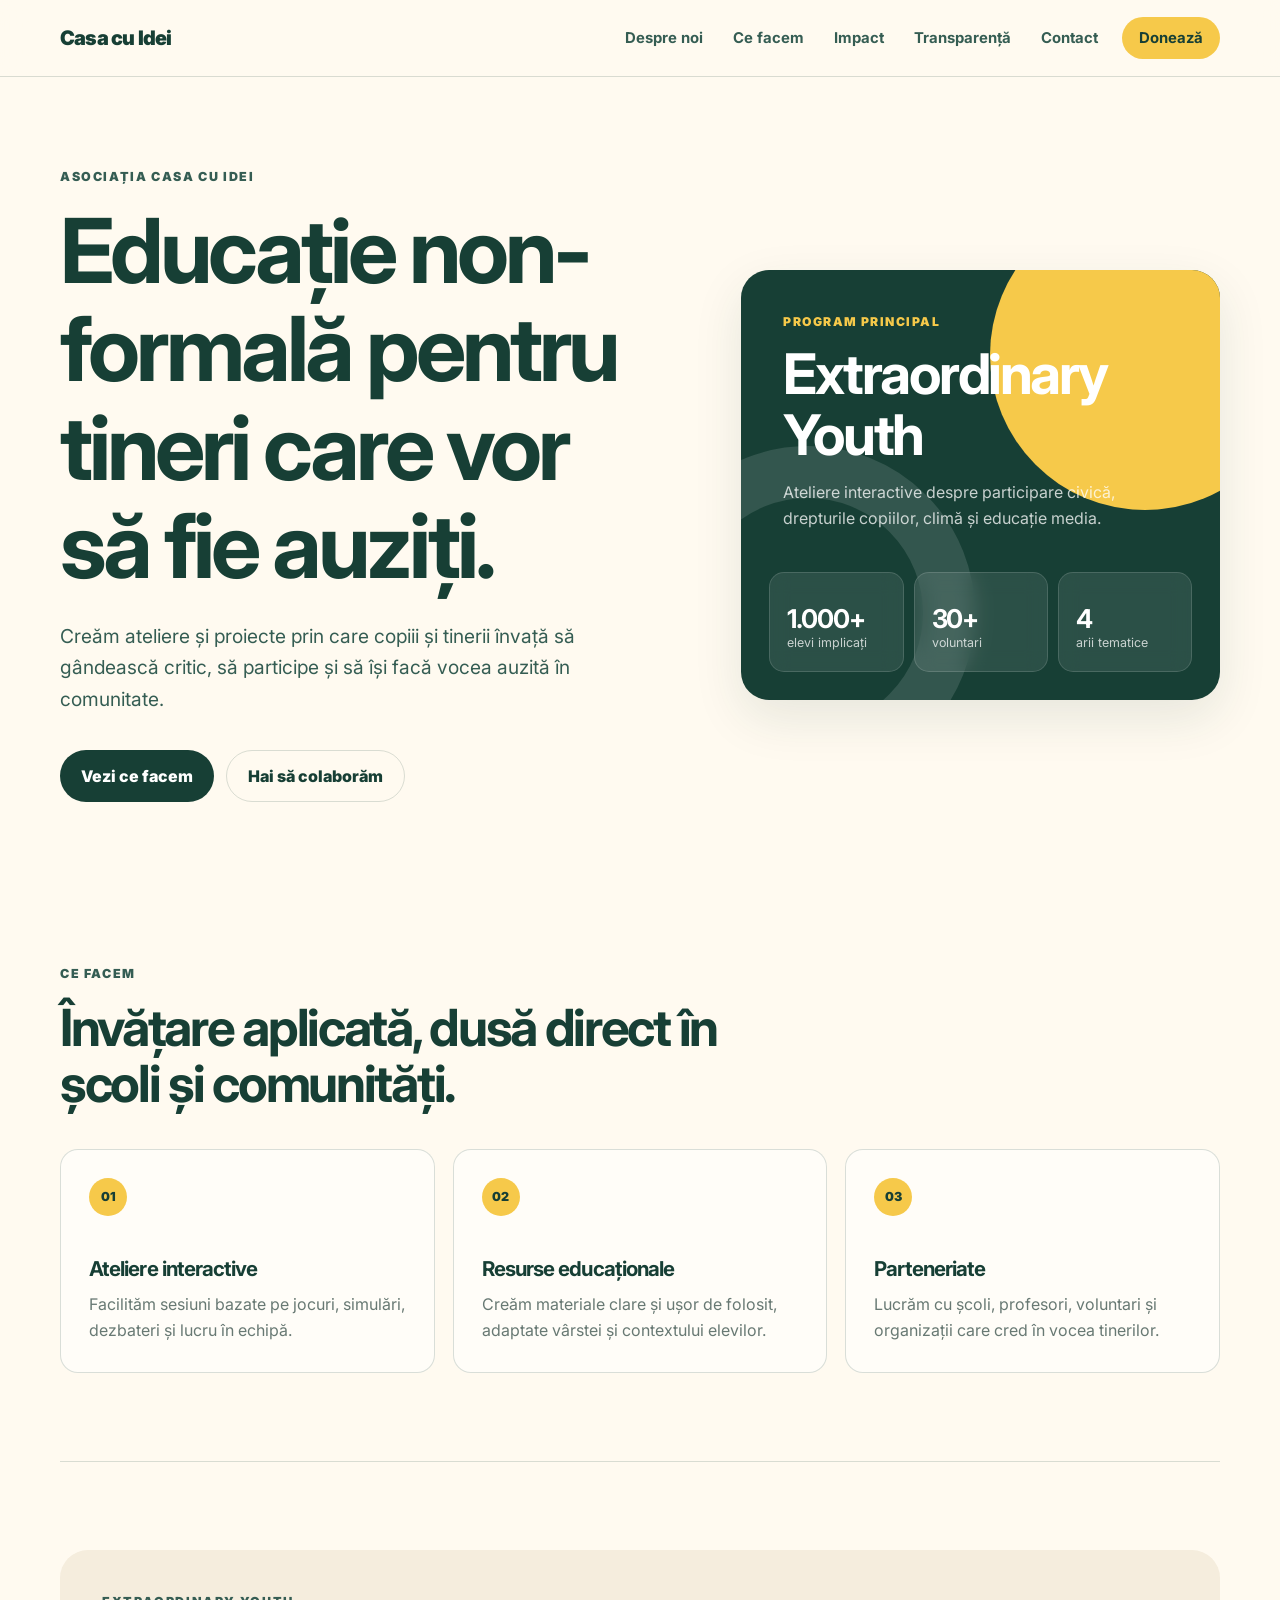
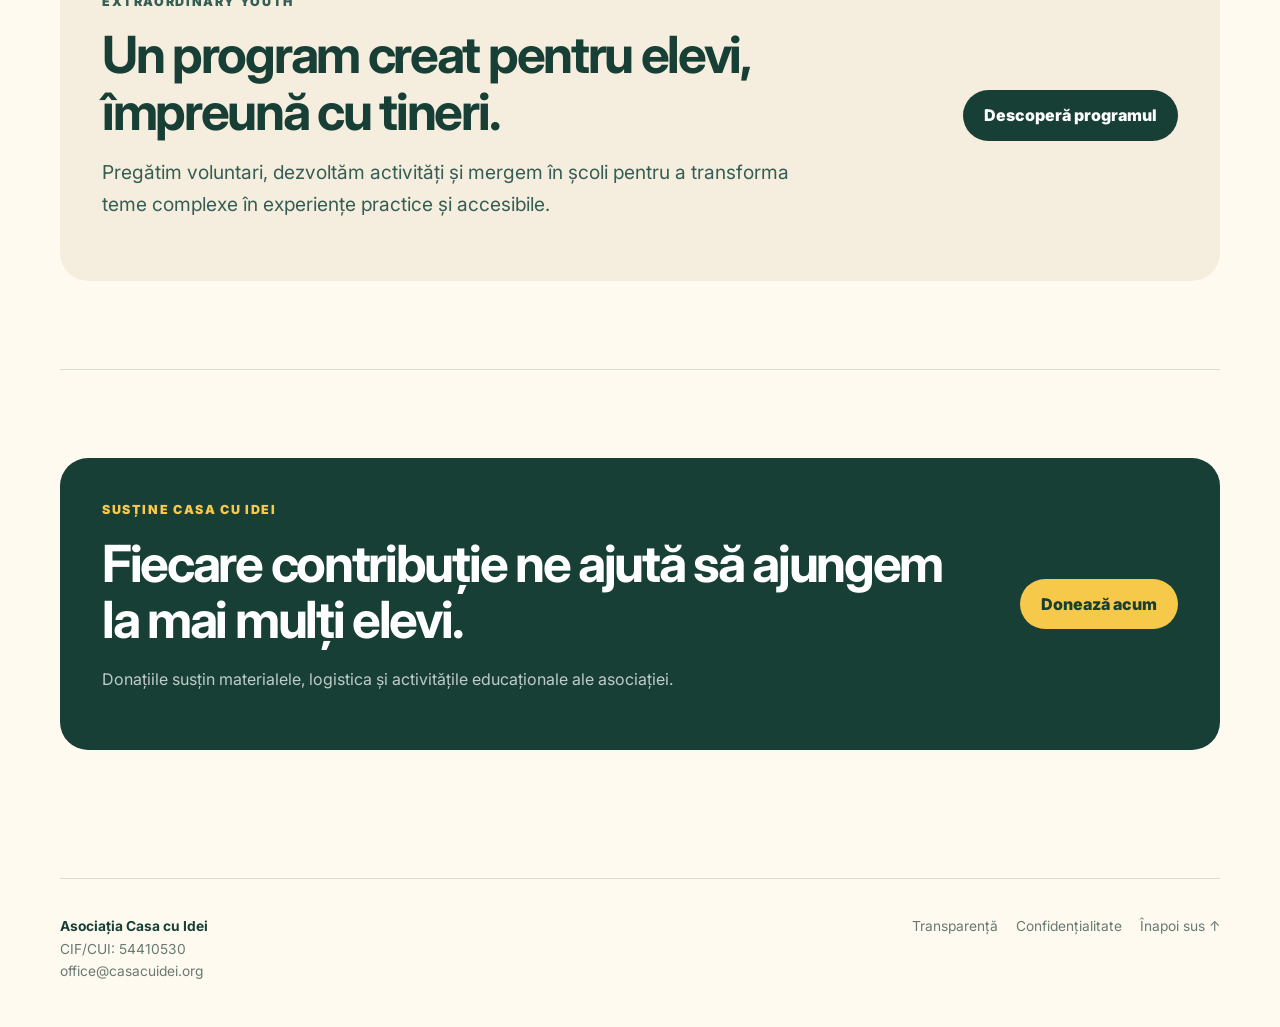
<file: index.html>
<!DOCTYPE html>
<html lang="ro">
<head>
  <meta charset="UTF-8" />
  <meta name="viewport" content="width=device-width, initial-scale=1.0" />
  <meta name="description" content="Asociația Casa cu Idei aduce educația non-formală mai aproape de copii și tineri prin ateliere despre participare civică, drepturi, climă și educație media." />
  <meta name="theme-color" content="#173f35" />
  <meta property="og:type" content="website" />
  <meta property="og:locale" content="ro_RO" />
  <meta property="og:title" content="Asociația Casa cu Idei" />
  <meta property="og:description" content="Educație non-formală pentru tineri care vor să fie auziți." />
  <meta property="og:url" content="https://casacuidei.org/" />
  <meta property="og:image" content="https://casacuidei.org/social-preview.png" />
  <meta name="twitter:card" content="summary_large_image" />
  <title>Asociația Casa cu Idei</title>
  <link rel="icon" href="favicon.svg" type="image/svg+xml" />
  <link rel="preconnect" href="https://fonts.googleapis.com" />
  <link rel="preconnect" href="https://fonts.gstatic.com" crossorigin />
  <link href="https://fonts.googleapis.com/css2?family=Inter:wght@400;500;600;700;800;900&display=swap" rel="stylesheet" />
  <link rel="stylesheet" href="style.css" />
  <script src="script.js" defer></script>
</head>
<body>
  <header class="site-header">
    <nav class="navbar" aria-label="Navigare principală">
      <a class="brand" href="index.html" aria-label="Casa cu Idei - prima pagină"><span>Casa cu Idei</span></a>
      <button class="menu-toggle" type="button" aria-label="Deschide meniul" aria-controls="main-menu" aria-expanded="false"><span></span></button>
      <div class="nav-links" id="main-menu">
        <a href="despre-noi.html">Despre noi</a>
        <a href="ce-facem.html">Ce facem</a>
        <a href="impact.html">Impact</a>
        <a href="transparenta.html">Transparență</a>
        <a href="contact.html">Contact</a>
        <a class="donate-nav" href="https://donate.stripe.com/aFa5kCbCO9TQ0difOL2Fa00" target="_blank" rel="noopener noreferrer">Donează</a>
      </div>
    </nav>
  </header>

  <main>
    <section class="hero" id="top">
      <div>
        <p class="eyebrow">Asociația Casa cu Idei</p>
        <h1>Educație non-formală pentru tineri care vor să fie auziți.</h1>
        <p class="hero-text">Creăm ateliere și proiecte prin care copiii și tinerii învață să gândească critic, să participe și să își facă vocea auzită în comunitate.</p>
        <div class="hero-actions">
          <a class="button primary" href="ce-facem.html">Vezi ce facem</a>
          <a class="button ghost" href="contact.html">Hai să colaborăm</a>
        </div>
      </div>

      <aside class="hero-visual" aria-label="Extraordinary Youth, programul principal Casa cu Idei">
        <div class="visual-copy">
          <span class="label">Program principal</span>
          <h2>Extraordinary Youth</h2>
          <p>Ateliere interactive despre participare civică, drepturile copiilor, climă și educație media.</p>
        </div>
        <div class="visual-stats">
          <div class="visual-stat"><strong>1.000+</strong> elevi implicați</div>
          <div class="visual-stat"><strong>30+</strong> voluntari</div>
          <div class="visual-stat"><strong>4</strong> arii tematice</div>
        </div>
      </aside>
    </section>

    <section class="section">
      <div class="section-heading">
        <p class="section-kicker">Ce facem</p>
        <h2>Învățare aplicată, dusă direct în școli și comunități.</h2>
      </div>
      <div class="cards-grid three">
        <article class="info-card">
          <span class="number">01</span>
          <h3>Ateliere interactive</h3>
          <p>Facilităm sesiuni bazate pe jocuri, simulări, dezbateri și lucru în echipă.</p>
        </article>
        <article class="info-card">
          <span class="number">02</span>
          <h3>Resurse educaționale</h3>
          <p>Creăm materiale clare și ușor de folosit, adaptate vârstei și contextului elevilor.</p>
        </article>
        <article class="info-card">
          <span class="number">03</span>
          <h3>Parteneriate</h3>
          <p>Lucrăm cu școli, profesori, voluntari și organizații care cred în vocea tinerilor.</p>
        </article>
      </div>
    </section>

    <section class="section">
      <div class="project-strip">
        <div>
          <p class="section-kicker">Extraordinary Youth</p>
          <h2>Un program creat pentru elevi, împreună cu tineri.</h2>
          <p class="lead">Pregătim voluntari, dezvoltăm activități și mergem în școli pentru a transforma teme complexe în experiențe practice și accesibile.</p>
        </div>
        <a class="button primary" href="ce-facem.html">Descoperă programul</a>
      </div>
    </section>

    <section class="section">
      <div class="donation-strip">
        <div>
          <p class="section-kicker">Susține Casa cu Idei</p>
          <h2>Fiecare contribuție ne ajută să ajungem la mai mulți elevi.</h2>
          <p>Donațiile susțin materialele, logistica și activitățile educaționale ale asociației.</p>
        </div>
        <a class="button accent" href="https://donate.stripe.com/aFa5kCbCO9TQ0difOL2Fa00" target="_blank" rel="noopener noreferrer">Donează acum</a>
      </div>
    </section>
  </main>

  <footer class="footer">
    <div><strong>Asociația Casa cu Idei</strong><br />CIF/CUI: 54410530<br /><a href="mailto:office@casacuidei.org">office@casacuidei.org</a></div>
    <div class="footer-links"><a href="transparenta.html">Transparență</a><a href="politica-confidentialitate.html">Confidențialitate</a><a href="#top">Înapoi sus ↑</a></div>
  </footer>
</body>
</html>
</file>
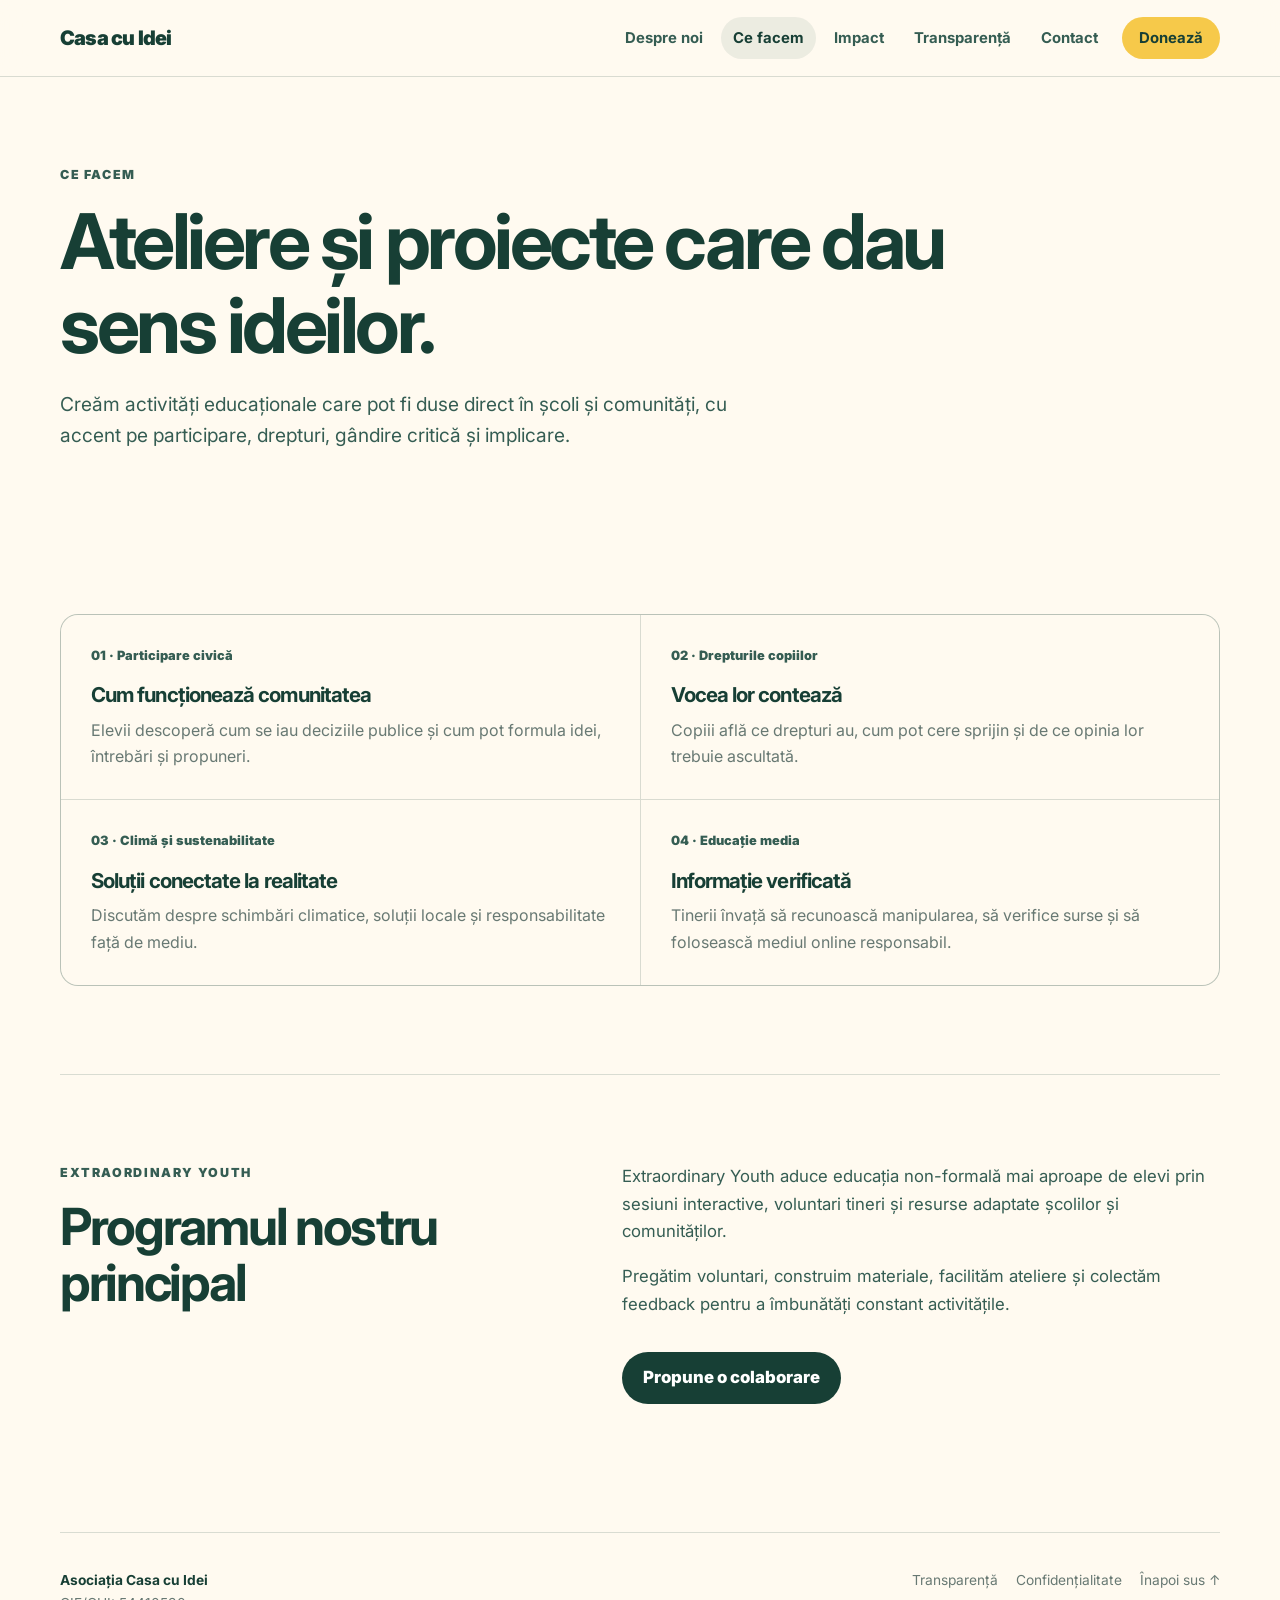
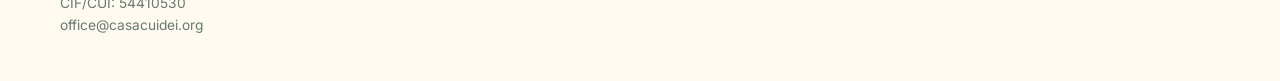
<file: ce-facem.html>
<!DOCTYPE html>
<html lang="ro">
<head>
  <meta charset="UTF-8" />
  <meta name="viewport" content="width=device-width, initial-scale=1.0" />
  <meta name="description" content="Ateliere și proiecte Casa cu Idei despre participare civică, drepturile copiilor, climă și educație media." />
  <meta name="theme-color" content="#173f35" />
  <meta property="og:type" content="website" />
  <meta property="og:locale" content="ro_RO" />
  <meta property="og:title" content="Ce facem | Casa cu Idei" />
  <meta property="og:description" content="Activități educaționale practice, create pentru elevi și comunități." />
  <meta property="og:image" content="https://casacuidei.org/social-preview.png" />
  <title>Ce facem | Casa cu Idei</title>
  <link rel="icon" href="favicon.svg" type="image/svg+xml" />
  <link rel="preconnect" href="https://fonts.googleapis.com" />
  <link rel="preconnect" href="https://fonts.gstatic.com" crossorigin />
  <link href="https://fonts.googleapis.com/css2?family=Inter:wght@400;500;600;700;800;900&display=swap" rel="stylesheet" />
  <link rel="stylesheet" href="style.css" />
  <script src="script.js" defer></script>
</head>
<body>
  <header class="site-header">
    <nav class="navbar" aria-label="Navigare principală">
      <a class="brand" href="index.html"><span>Casa cu Idei</span></a>
      <button class="menu-toggle" type="button" aria-label="Deschide meniul" aria-controls="main-menu" aria-expanded="false"><span></span></button>
      <div class="nav-links" id="main-menu">
        <a href="despre-noi.html">Despre noi</a>
        <a class="active" aria-current="page" href="ce-facem.html">Ce facem</a>
        <a href="impact.html">Impact</a>
        <a href="transparenta.html">Transparență</a>
        <a href="contact.html">Contact</a>
        <a class="donate-nav" href="https://donate.stripe.com/aFa5kCbCO9TQ0difOL2Fa00" target="_blank" rel="noopener noreferrer">Donează</a>
      </div>
    </nav>
  </header>

  <main>
    <section class="page-title compact" id="top">
      <p class="section-kicker">Ce facem</p>
      <h1>Ateliere și proiecte care dau sens ideilor.</h1>
      <p>Creăm activități educaționale care pot fi duse direct în școli și comunități, cu accent pe participare, drepturi, gândire critică și implicare.</p>
    </section>

    <section class="section">
      <div class="topic-list">
        <article class="topic-item">
          <span>01 · Participare civică</span>
          <h3>Cum funcționează comunitatea</h3>
          <p>Elevii descoperă cum se iau deciziile publice și cum pot formula idei, întrebări și propuneri.</p>
        </article>
        <article class="topic-item">
          <span>02 · Drepturile copiilor</span>
          <h3>Vocea lor contează</h3>
          <p>Copiii află ce drepturi au, cum pot cere sprijin și de ce opinia lor trebuie ascultată.</p>
        </article>
        <article class="topic-item">
          <span>03 · Climă și sustenabilitate</span>
          <h3>Soluții conectate la realitate</h3>
          <p>Discutăm despre schimbări climatice, soluții locale și responsabilitate față de mediu.</p>
        </article>
        <article class="topic-item">
          <span>04 · Educație media</span>
          <h3>Informație verificată</h3>
          <p>Tinerii învață să recunoască manipularea, să verifice surse și să folosească mediul online responsabil.</p>
        </article>
      </div>
    </section>

    <section class="section two-column">
      <div>
        <p class="section-kicker">Extraordinary Youth</p>
        <h2>Programul nostru principal</h2>
      </div>
      <div class="body-copy">
        <p>Extraordinary Youth aduce educația non-formală mai aproape de elevi prin sesiuni interactive, voluntari tineri și resurse adaptate școlilor și comunităților.</p>
        <p>Pregătim voluntari, construim materiale, facilităm ateliere și colectăm feedback pentru a îmbunătăți constant activitățile.</p>
        <div class="inline-actions"><a class="button primary" href="contact.html">Propune o colaborare</a></div>
      </div>
    </section>
  </main>

  <footer class="footer">
    <div><strong>Asociația Casa cu Idei</strong><br />CIF/CUI: 54410530<br /><a href="mailto:office@casacuidei.org">office@casacuidei.org</a></div>
    <div class="footer-links"><a href="transparenta.html">Transparență</a><a href="politica-confidentialitate.html">Confidențialitate</a><a href="#top">Înapoi sus ↑</a></div>
  </footer>
</body>
</html>
</file>
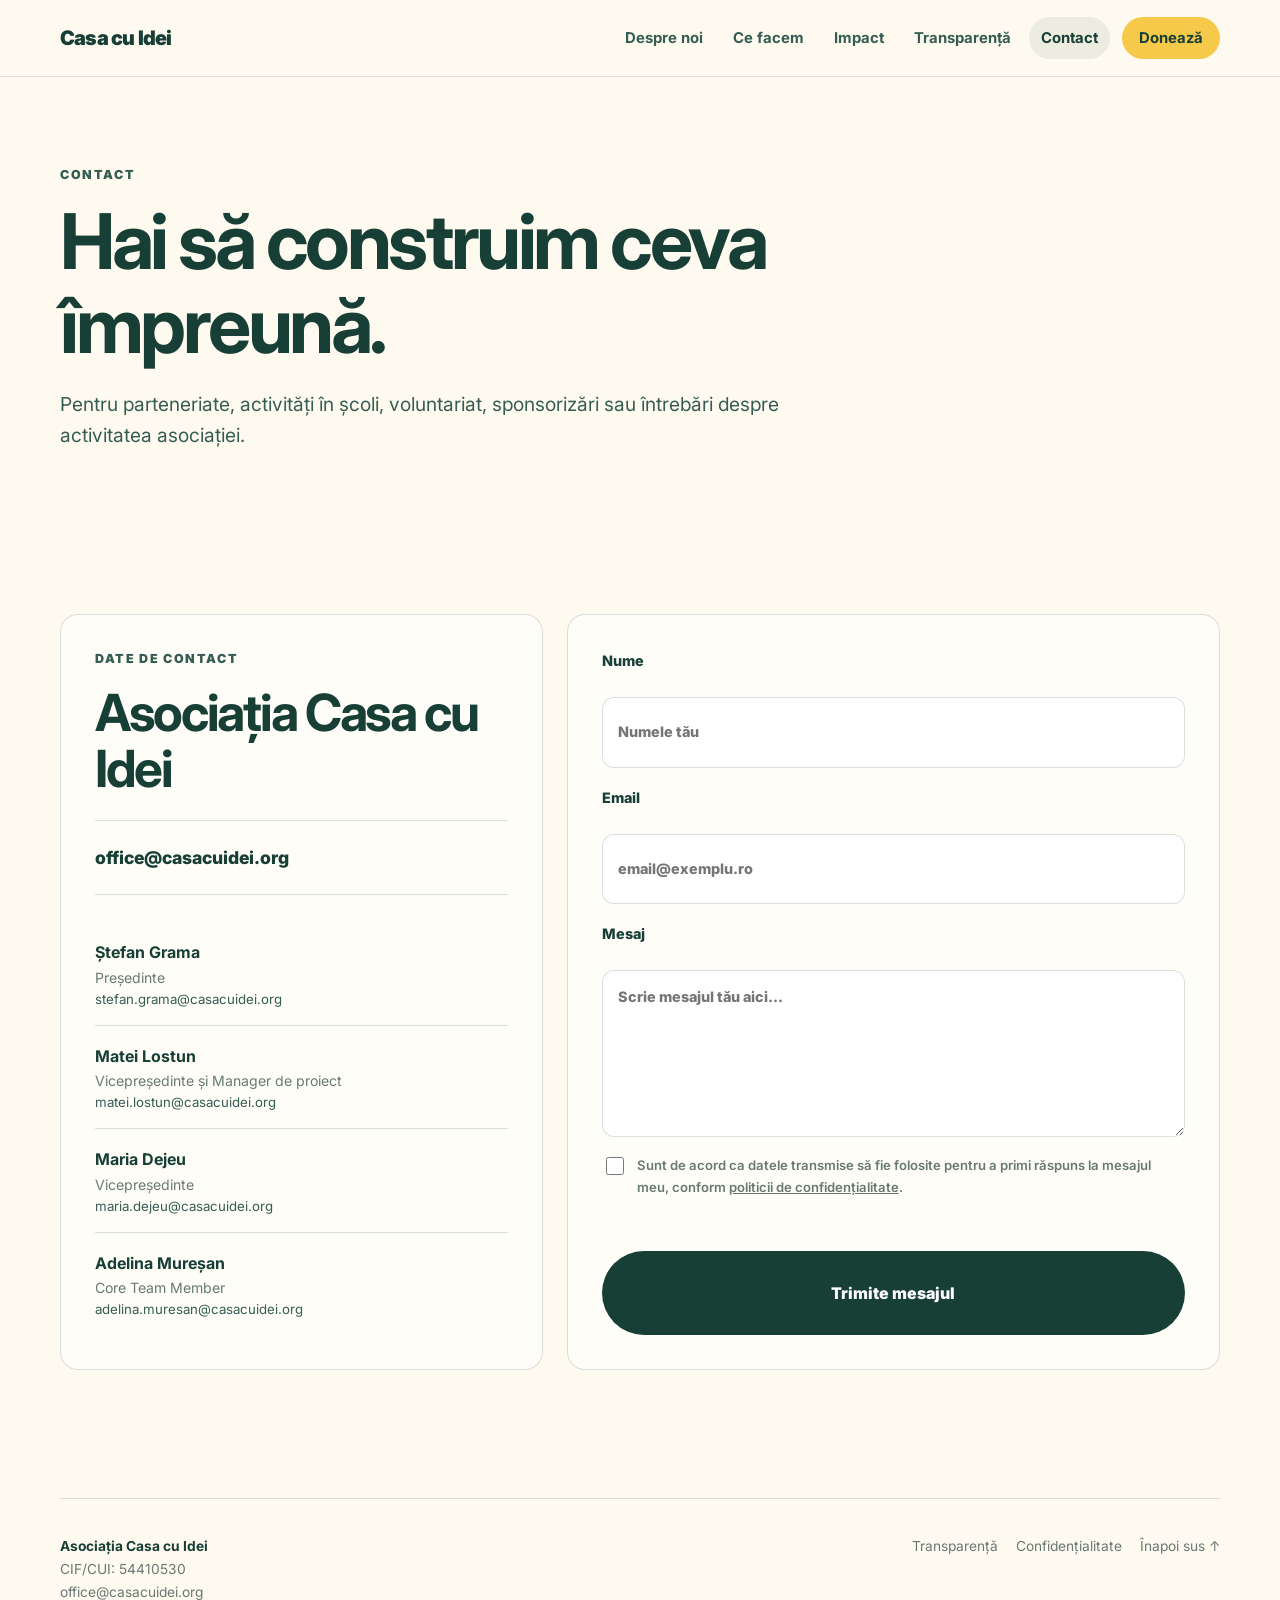
<file: contact.html>
<!DOCTYPE html>
<html lang="ro">
<head>
  <meta charset="UTF-8" />
  <meta name="viewport" content="width=device-width, initial-scale=1.0" />
  <meta name="description" content="Contactează Asociația Casa cu Idei pentru parteneriate, activități în școli, voluntariat sau sponsorizări." />
  <meta name="theme-color" content="#173f35" />
  <meta property="og:type" content="website" />
  <meta property="og:locale" content="ro_RO" />
  <meta property="og:title" content="Contact | Casa cu Idei" />
  <meta property="og:description" content="Scrie-ne pentru parteneriate, activități în școli, voluntariat sau sponsorizări." />
  <meta property="og:image" content="https://casacuidei.org/social-preview.png" />
  <title>Contact | Casa cu Idei</title>
  <link rel="icon" href="favicon.svg" type="image/svg+xml" />
  <link rel="preconnect" href="https://fonts.googleapis.com" />
  <link rel="preconnect" href="https://fonts.gstatic.com" crossorigin />
  <link href="https://fonts.googleapis.com/css2?family=Inter:wght@400;500;600;700;800;900&display=swap" rel="stylesheet" />
  <link rel="stylesheet" href="style.css" />
  <script src="script.js" defer></script>
</head>
<body>
  <header class="site-header">
    <nav class="navbar" aria-label="Navigare principală">
      <a class="brand" href="index.html"><span>Casa cu Idei</span></a>
      <button class="menu-toggle" type="button" aria-label="Deschide meniul" aria-controls="main-menu" aria-expanded="false"><span></span></button>
      <div class="nav-links" id="main-menu">
        <a href="despre-noi.html">Despre noi</a>
        <a href="ce-facem.html">Ce facem</a>
        <a href="impact.html">Impact</a>
        <a href="transparenta.html">Transparență</a>
        <a class="active" aria-current="page" href="contact.html">Contact</a>
        <a class="donate-nav" href="https://donate.stripe.com/aFa5kCbCO9TQ0difOL2Fa00" target="_blank" rel="noopener noreferrer">Donează</a>
      </div>
    </nav>
  </header>

  <main>
    <section class="page-title compact" id="top">
      <p class="section-kicker">Contact</p>
      <h1>Hai să construim ceva împreună.</h1>
      <p>Pentru parteneriate, activități în școli, voluntariat, sponsorizări sau întrebări despre activitatea asociației.</p>
    </section>

    <section class="section contact-section">
      <div class="contact-card">
        <p class="section-kicker">Date de contact</p>
        <h2>Asociația Casa cu Idei</h2>
        <div class="contact-details"><a href="mailto:office@casacuidei.org">office@casacuidei.org</a></div>
        <div class="contact-people" aria-label="Persoane de contact">
          <a class="contact-person" href="mailto:stefan.grama@casacuidei.org"><strong>Ștefan Grama</strong><span>Președinte</span><em>stefan.grama@casacuidei.org</em></a>
          <a class="contact-person" href="mailto:matei.lostun@casacuidei.org"><strong>Matei Lostun</strong><span>Vicepreședinte și Manager de proiect</span><em>matei.lostun@casacuidei.org</em></a>
          <a class="contact-person" href="mailto:maria.dejeu@casacuidei.org"><strong>Maria Dejeu</strong><span>Vicepreședinte</span><em>maria.dejeu@casacuidei.org</em></a>
          <a class="contact-person" href="mailto:adelina.muresan@casacuidei.org"><strong>Adelina Mureșan</strong><span>Core Team Member</span><em>adelina.muresan@casacuidei.org</em></a>
        </div>
      </div>

      <form class="contact-form" action="https://formspree.io/f/meaannvk" method="POST">
        <input type="hidden" name="_subject" value="Mesaj nou de pe site-ul Casa cu Idei" />
        <input type="hidden" name="_template" value="table" />
        <input type="hidden" name="_next" value="https://casacuidei.org/multumim.html" />
        <input type="hidden" name="_autoresponse" value="Mulțumim că ai scris către Asociația Casa cu Idei. Am primit mesajul tău și revenim cât de curând. Echipa Casa cu Idei" />
        <input type="text" name="_honey" class="hidden-field" tabindex="-1" autocomplete="off" />
        <label for="name">Nume<input id="name" type="text" name="name" placeholder="Numele tău" autocomplete="name" required /></label>
        <label for="email">Email<input id="email" type="email" name="email" placeholder="email@exemplu.ro" autocomplete="email" required /></label>
        <label for="message">Mesaj<textarea id="message" name="message" rows="5" placeholder="Scrie mesajul tău aici..." required></textarea></label>
        <label class="checkbox-label"><input type="checkbox" name="acord_confidentialitate" required /><span>Sunt de acord ca datele transmise să fie folosite pentru a primi răspuns la mesajul meu, conform <a href="politica-confidentialitate.html">politicii de confidențialitate</a>.</span></label>
        <button type="submit">Trimite mesajul</button>
      </form>
    </section>
  </main>

  <footer class="footer">
    <div><strong>Asociația Casa cu Idei</strong><br />CIF/CUI: 54410530<br /><a href="mailto:office@casacuidei.org">office@casacuidei.org</a></div>
    <div class="footer-links"><a href="transparenta.html">Transparență</a><a href="politica-confidentialitate.html">Confidențialitate</a><a href="#top">Înapoi sus ↑</a></div>
  </footer>
</body>
</html>
</file>
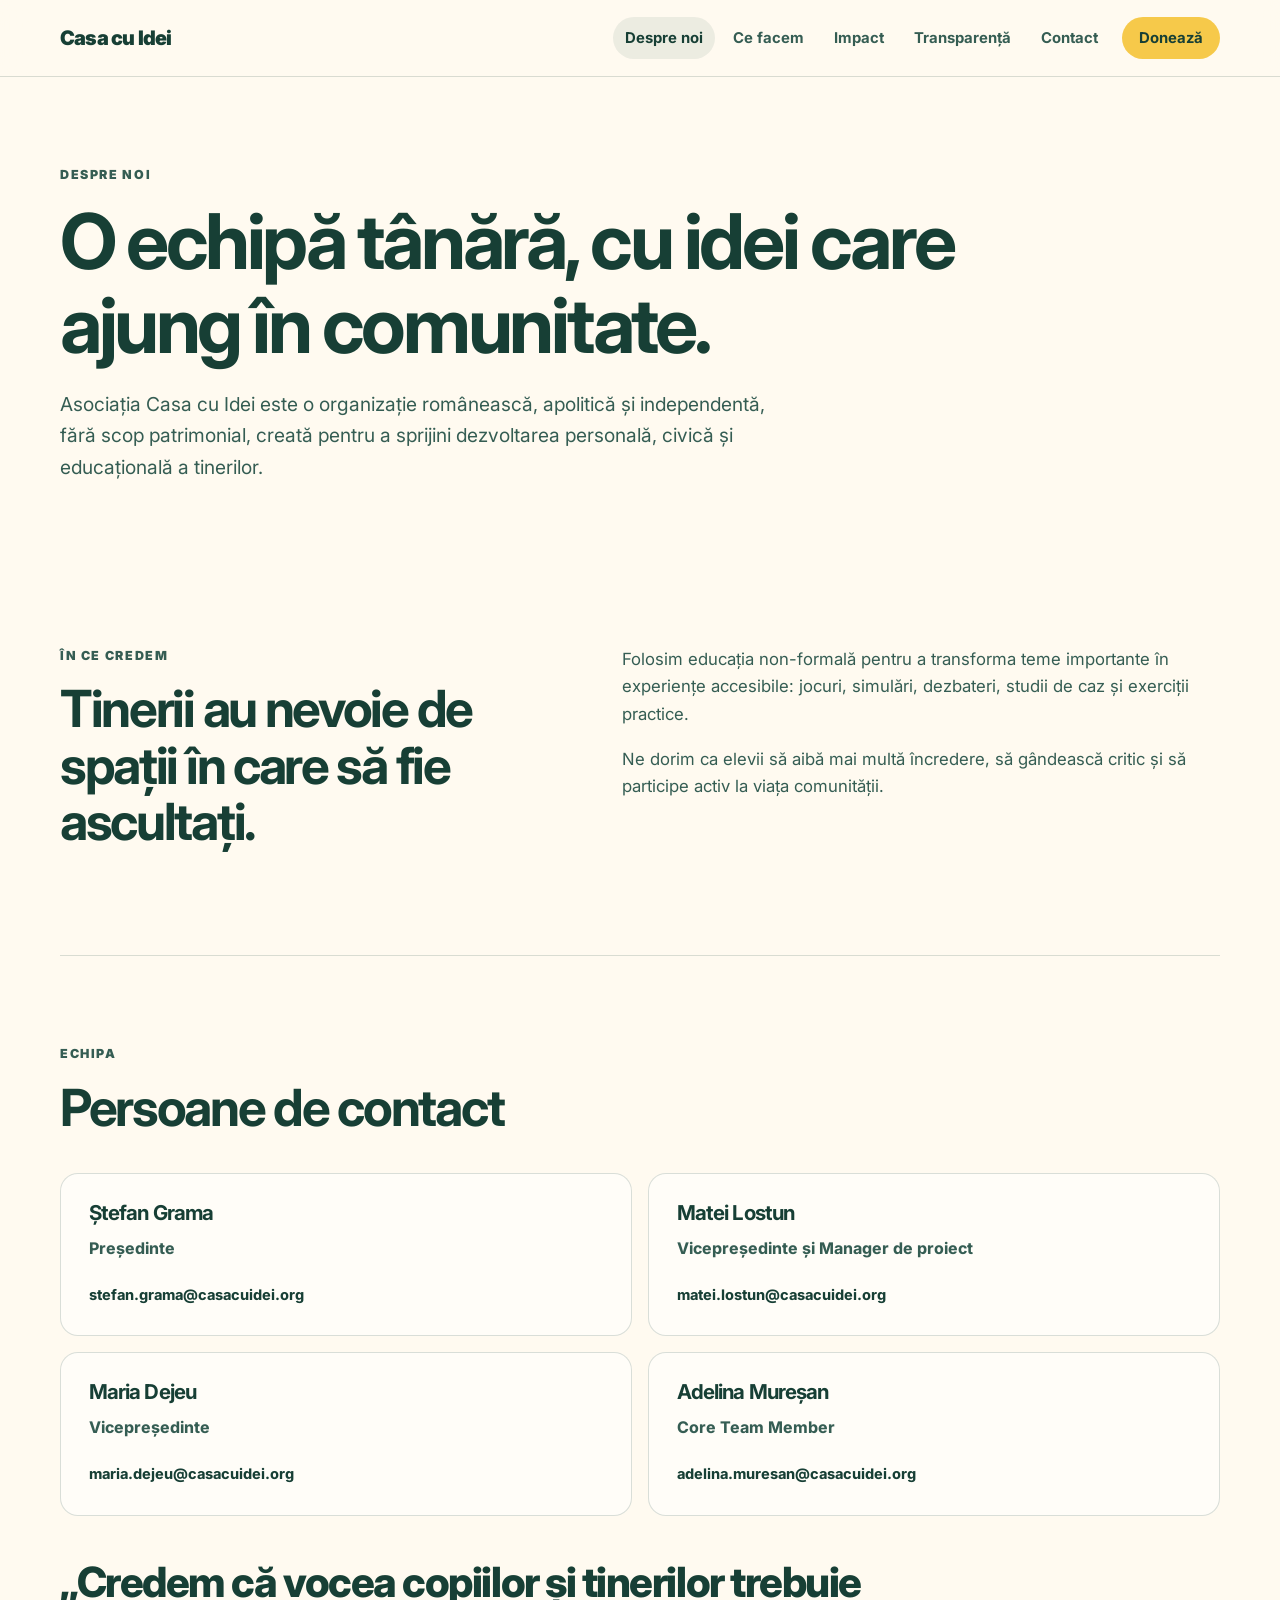
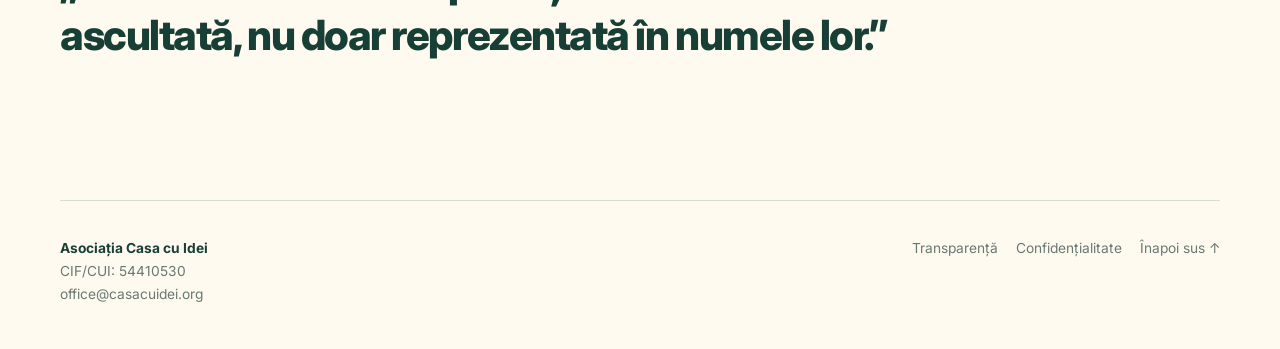
<file: despre-noi.html>
<!DOCTYPE html>
<html lang="ro">
<head>
  <meta charset="UTF-8" />
  <meta name="viewport" content="width=device-width, initial-scale=1.0" />
  <meta name="description" content="Află cine suntem și cine coordonează Asociația Casa cu Idei." />
  <meta name="theme-color" content="#173f35" />
  <meta property="og:type" content="website" />
  <meta property="og:locale" content="ro_RO" />
  <meta property="og:title" content="Despre noi | Casa cu Idei" />
  <meta property="og:description" content="O echipă tânără care creează experiențe de educație non-formală pentru copii și tineri." />
  <meta property="og:image" content="https://casacuidei.org/social-preview.png" />
  <title>Despre noi | Casa cu Idei</title>
  <link rel="icon" href="favicon.svg" type="image/svg+xml" />
  <link rel="preconnect" href="https://fonts.googleapis.com" />
  <link rel="preconnect" href="https://fonts.gstatic.com" crossorigin />
  <link href="https://fonts.googleapis.com/css2?family=Inter:wght@400;500;600;700;800;900&display=swap" rel="stylesheet" />
  <link rel="stylesheet" href="style.css" />
  <script src="script.js" defer></script>
</head>
<body>
  <header class="site-header">
    <nav class="navbar" aria-label="Navigare principală">
      <a class="brand" href="index.html"><span>Casa cu Idei</span></a>
      <button class="menu-toggle" type="button" aria-label="Deschide meniul" aria-controls="main-menu" aria-expanded="false"><span></span></button>
      <div class="nav-links" id="main-menu">
        <a class="active" aria-current="page" href="despre-noi.html">Despre noi</a>
        <a href="ce-facem.html">Ce facem</a>
        <a href="impact.html">Impact</a>
        <a href="transparenta.html">Transparență</a>
        <a href="contact.html">Contact</a>
        <a class="donate-nav" href="https://donate.stripe.com/aFa5kCbCO9TQ0difOL2Fa00" target="_blank" rel="noopener noreferrer">Donează</a>
      </div>
    </nav>
  </header>

  <main>
    <section class="page-title compact" id="top">
      <p class="section-kicker">Despre noi</p>
      <h1>O echipă tânără, cu idei care ajung în comunitate.</h1>
      <p>Asociația Casa cu Idei este o organizație românească, apolitică și independentă, fără scop patrimonial, creată pentru a sprijini dezvoltarea personală, civică și educațională a tinerilor.</p>
    </section>

    <section class="section two-column">
      <div>
        <p class="section-kicker">În ce credem</p>
        <h2>Tinerii au nevoie de spații în care să fie ascultați.</h2>
      </div>
      <div class="body-copy">
        <p>Folosim educația non-formală pentru a transforma teme importante în experiențe accesibile: jocuri, simulări, dezbateri, studii de caz și exerciții practice.</p>
        <p>Ne dorim ca elevii să aibă mai multă încredere, să gândească critic și să participe activ la viața comunității.</p>
      </div>
    </section>

    <section class="section">
      <div class="section-heading">
        <p class="section-kicker">Echipa</p>
        <h2>Persoane de contact</h2>
      </div>
      <div class="team-grid">
        <article class="person-card">
          <h3>Ștefan Grama</h3>
          <span class="person-role">Președinte</span>
          <a class="email-link" href="mailto:stefan.grama@casacuidei.org">stefan.grama@casacuidei.org</a>
        </article>
        <article class="person-card">
          <h3>Matei Lostun</h3>
          <span class="person-role">Vicepreședinte și Manager de proiect</span>
          <a class="email-link" href="mailto:matei.lostun@casacuidei.org">matei.lostun@casacuidei.org</a>
        </article>
        <article class="person-card">
          <h3>Maria Dejeu</h3>
          <span class="person-role">Vicepreședinte</span>
          <a class="email-link" href="mailto:maria.dejeu@casacuidei.org">maria.dejeu@casacuidei.org</a>
        </article>
        <article class="person-card">
          <h3>Adelina Mureșan</h3>
          <span class="person-role">Core Team Member</span>
          <a class="email-link" href="mailto:adelina.muresan@casacuidei.org">adelina.muresan@casacuidei.org</a>
        </article>
      </div>
      <blockquote class="quote">„Credem că vocea copiilor și tinerilor trebuie ascultată, nu doar reprezentată în numele lor.”</blockquote>
    </section>
  </main>

  <footer class="footer">
    <div><strong>Asociația Casa cu Idei</strong><br />CIF/CUI: 54410530<br /><a href="mailto:office@casacuidei.org">office@casacuidei.org</a></div>
    <div class="footer-links"><a href="transparenta.html">Transparență</a><a href="politica-confidentialitate.html">Confidențialitate</a><a href="#top">Înapoi sus ↑</a></div>
  </footer>
</body>
</html>
</file>
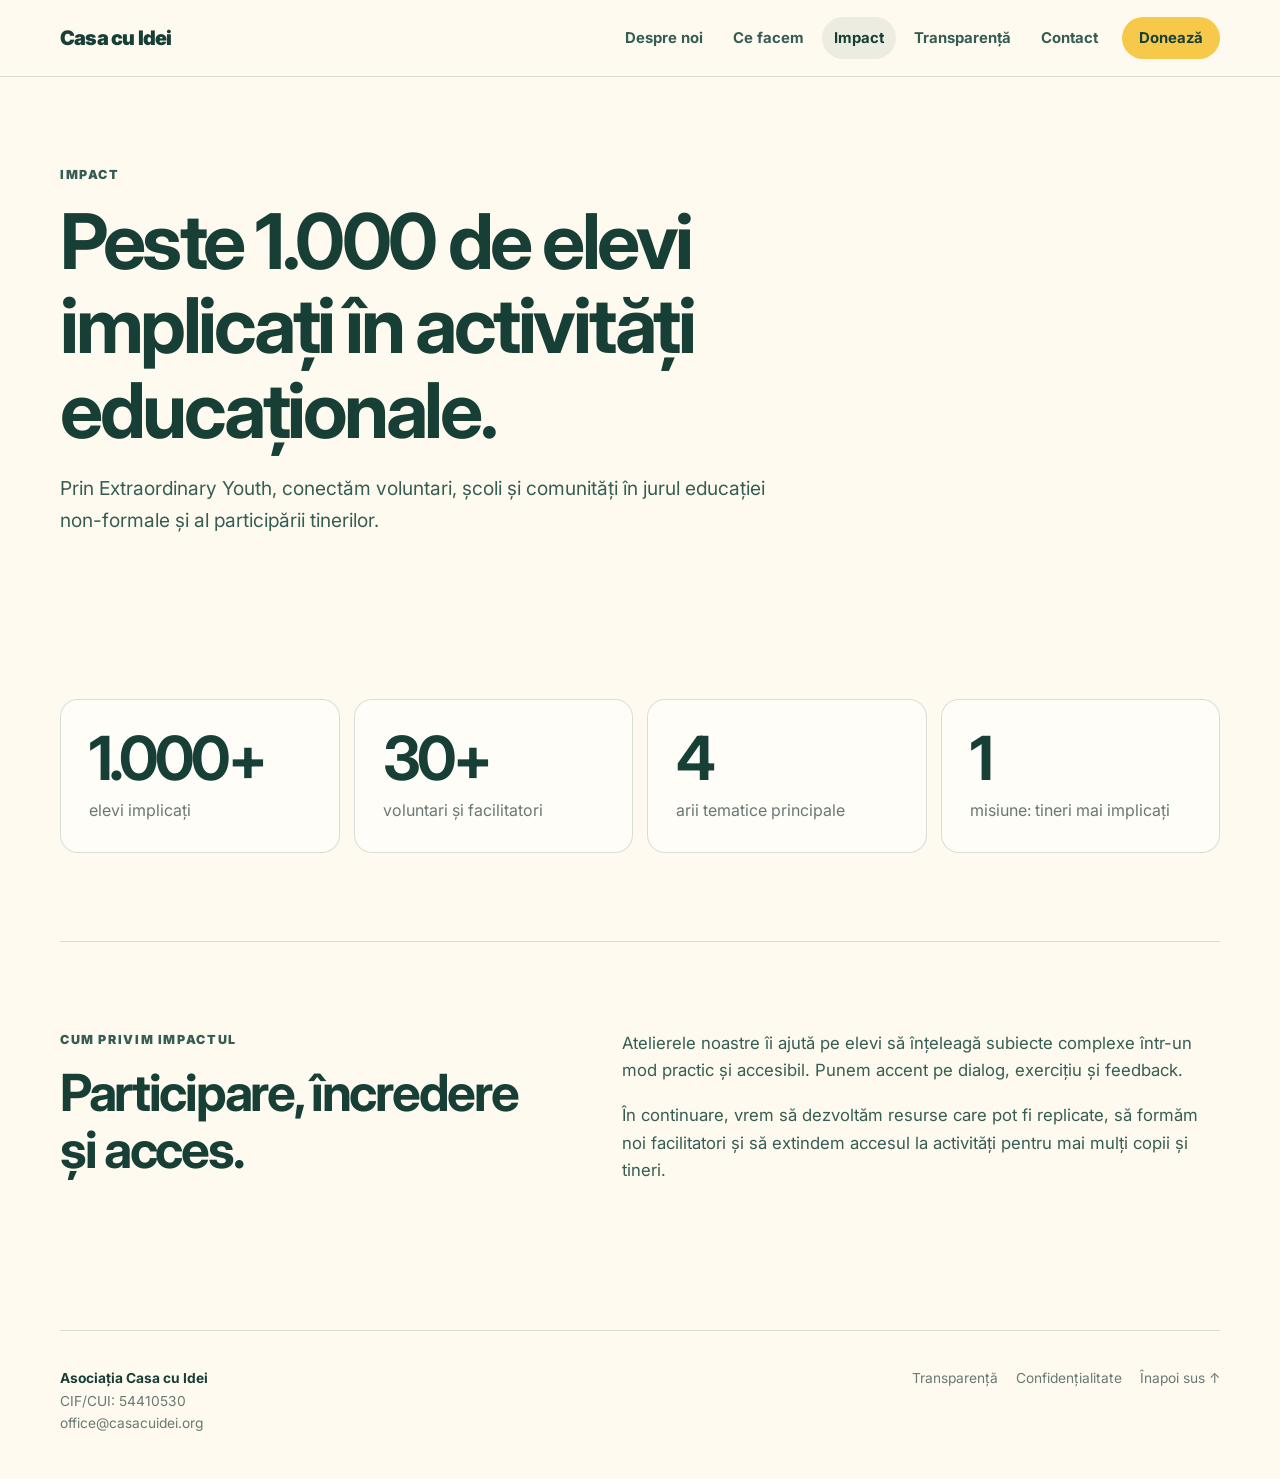
<file: impact.html>
<!DOCTYPE html>
<html lang="ro">
<head>
  <meta charset="UTF-8" />
  <meta name="viewport" content="width=device-width, initial-scale=1.0" />
  <meta name="description" content="Impactul Casa cu Idei: peste 1.000 de elevi implicați, peste 30 de voluntari și patru arii tematice." />
  <meta name="theme-color" content="#173f35" />
  <meta property="og:type" content="website" />
  <meta property="og:locale" content="ro_RO" />
  <meta property="og:title" content="Impact | Casa cu Idei" />
  <meta property="og:description" content="Rezultate construite prin ateliere, voluntariat și parteneriate cu școli." />
  <meta property="og:image" content="https://casacuidei.org/social-preview.png" />
  <title>Impact | Casa cu Idei</title>
  <link rel="icon" href="favicon.svg" type="image/svg+xml" />
  <link rel="preconnect" href="https://fonts.googleapis.com" />
  <link rel="preconnect" href="https://fonts.gstatic.com" crossorigin />
  <link href="https://fonts.googleapis.com/css2?family=Inter:wght@400;500;600;700;800;900&display=swap" rel="stylesheet" />
  <link rel="stylesheet" href="style.css" />
  <script src="script.js" defer></script>
</head>
<body>
  <header class="site-header">
    <nav class="navbar" aria-label="Navigare principală">
      <a class="brand" href="index.html"><span>Casa cu Idei</span></a>
      <button class="menu-toggle" type="button" aria-label="Deschide meniul" aria-controls="main-menu" aria-expanded="false"><span></span></button>
      <div class="nav-links" id="main-menu">
        <a href="despre-noi.html">Despre noi</a>
        <a href="ce-facem.html">Ce facem</a>
        <a class="active" aria-current="page" href="impact.html">Impact</a>
        <a href="transparenta.html">Transparență</a>
        <a href="contact.html">Contact</a>
        <a class="donate-nav" href="https://donate.stripe.com/aFa5kCbCO9TQ0difOL2Fa00" target="_blank" rel="noopener noreferrer">Donează</a>
      </div>
    </nav>
  </header>

  <main>
    <section class="page-title compact" id="top">
      <p class="section-kicker">Impact</p>
      <h1>Peste 1.000 de elevi implicați în activități educaționale.</h1>
      <p>Prin Extraordinary Youth, conectăm voluntari, școli și comunități în jurul educației non-formale și al participării tinerilor.</p>
    </section>

    <section class="section">
      <div class="metrics">
        <article class="metric-card"><strong>1.000+</strong><p>elevi implicați</p></article>
        <article class="metric-card"><strong>30+</strong><p>voluntari și facilitatori</p></article>
        <article class="metric-card"><strong>4</strong><p>arii tematice principale</p></article>
        <article class="metric-card"><strong>1</strong><p>misiune: tineri mai implicați</p></article>
      </div>
    </section>

    <section class="section two-column">
      <div>
        <p class="section-kicker">Cum privim impactul</p>
        <h2>Participare, încredere și acces.</h2>
      </div>
      <div class="body-copy">
        <p>Atelierele noastre îi ajută pe elevi să înțeleagă subiecte complexe într-un mod practic și accesibil. Punem accent pe dialog, exercițiu și feedback.</p>
        <p>În continuare, vrem să dezvoltăm resurse care pot fi replicate, să formăm noi facilitatori și să extindem accesul la activități pentru mai mulți copii și tineri.</p>
      </div>
    </section>
  </main>

  <footer class="footer">
    <div><strong>Asociația Casa cu Idei</strong><br />CIF/CUI: 54410530<br /><a href="mailto:office@casacuidei.org">office@casacuidei.org</a></div>
    <div class="footer-links"><a href="transparenta.html">Transparență</a><a href="politica-confidentialitate.html">Confidențialitate</a><a href="#top">Înapoi sus ↑</a></div>
  </footer>
</body>
</html>
</file>
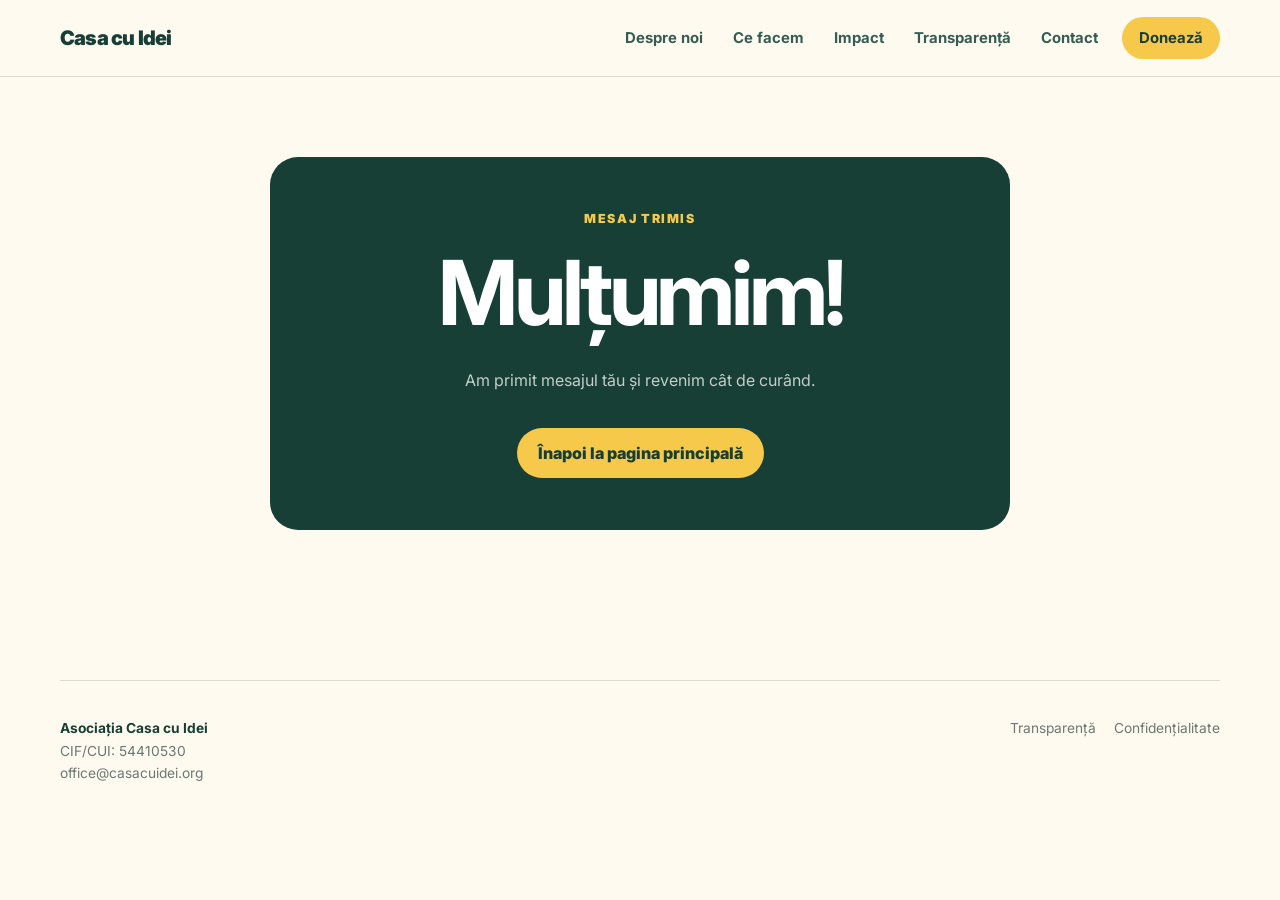
<file: multumim.html>
<!DOCTYPE html>
<html lang="ro">
<head>
  <meta charset="UTF-8" />
  <meta name="viewport" content="width=device-width, initial-scale=1.0" />
  <meta name="robots" content="noindex" />
  <meta name="theme-color" content="#173f35" />
  <title>Mulțumim | Casa cu Idei</title>
  <link rel="icon" href="favicon.svg" type="image/svg+xml" />
  <link rel="preconnect" href="https://fonts.googleapis.com" />
  <link rel="preconnect" href="https://fonts.gstatic.com" crossorigin />
  <link href="https://fonts.googleapis.com/css2?family=Inter:wght@400;500;600;700;800;900&display=swap" rel="stylesheet" />
  <link rel="stylesheet" href="style.css" />
  <script src="script.js" defer></script>
</head>
<body>
  <header class="site-header">
    <nav class="navbar" aria-label="Navigare principală">
      <a class="brand" href="index.html"><span>Casa cu Idei</span></a>
      <button class="menu-toggle" type="button" aria-label="Deschide meniul" aria-controls="main-menu" aria-expanded="false"><span></span></button>
      <div class="nav-links" id="main-menu">
        <a href="despre-noi.html">Despre noi</a>
        <a href="ce-facem.html">Ce facem</a>
        <a href="impact.html">Impact</a>
        <a href="transparenta.html">Transparență</a>
        <a href="contact.html">Contact</a>
        <a class="donate-nav" href="https://donate.stripe.com/aFa5kCbCO9TQ0difOL2Fa00" target="_blank" rel="noopener noreferrer">Donează</a>
      </div>
    </nav>
  </header>

  <main>
    <section class="thanks-card">
      <p class="section-kicker">Mesaj trimis</p>
      <h1>Mulțumim!</h1>
      <p>Am primit mesajul tău și revenim cât de curând.</p>
      <div class="hero-actions" style="justify-content:center"><a class="button accent" href="index.html">Înapoi la pagina principală</a></div>
    </section>
  </main>

  <footer class="footer">
    <div><strong>Asociația Casa cu Idei</strong><br />CIF/CUI: 54410530<br /><a href="mailto:office@casacuidei.org">office@casacuidei.org</a></div>
    <div class="footer-links"><a href="transparenta.html">Transparență</a><a href="politica-confidentialitate.html">Confidențialitate</a></div>
  </footer>
</body>
</html>
</file>
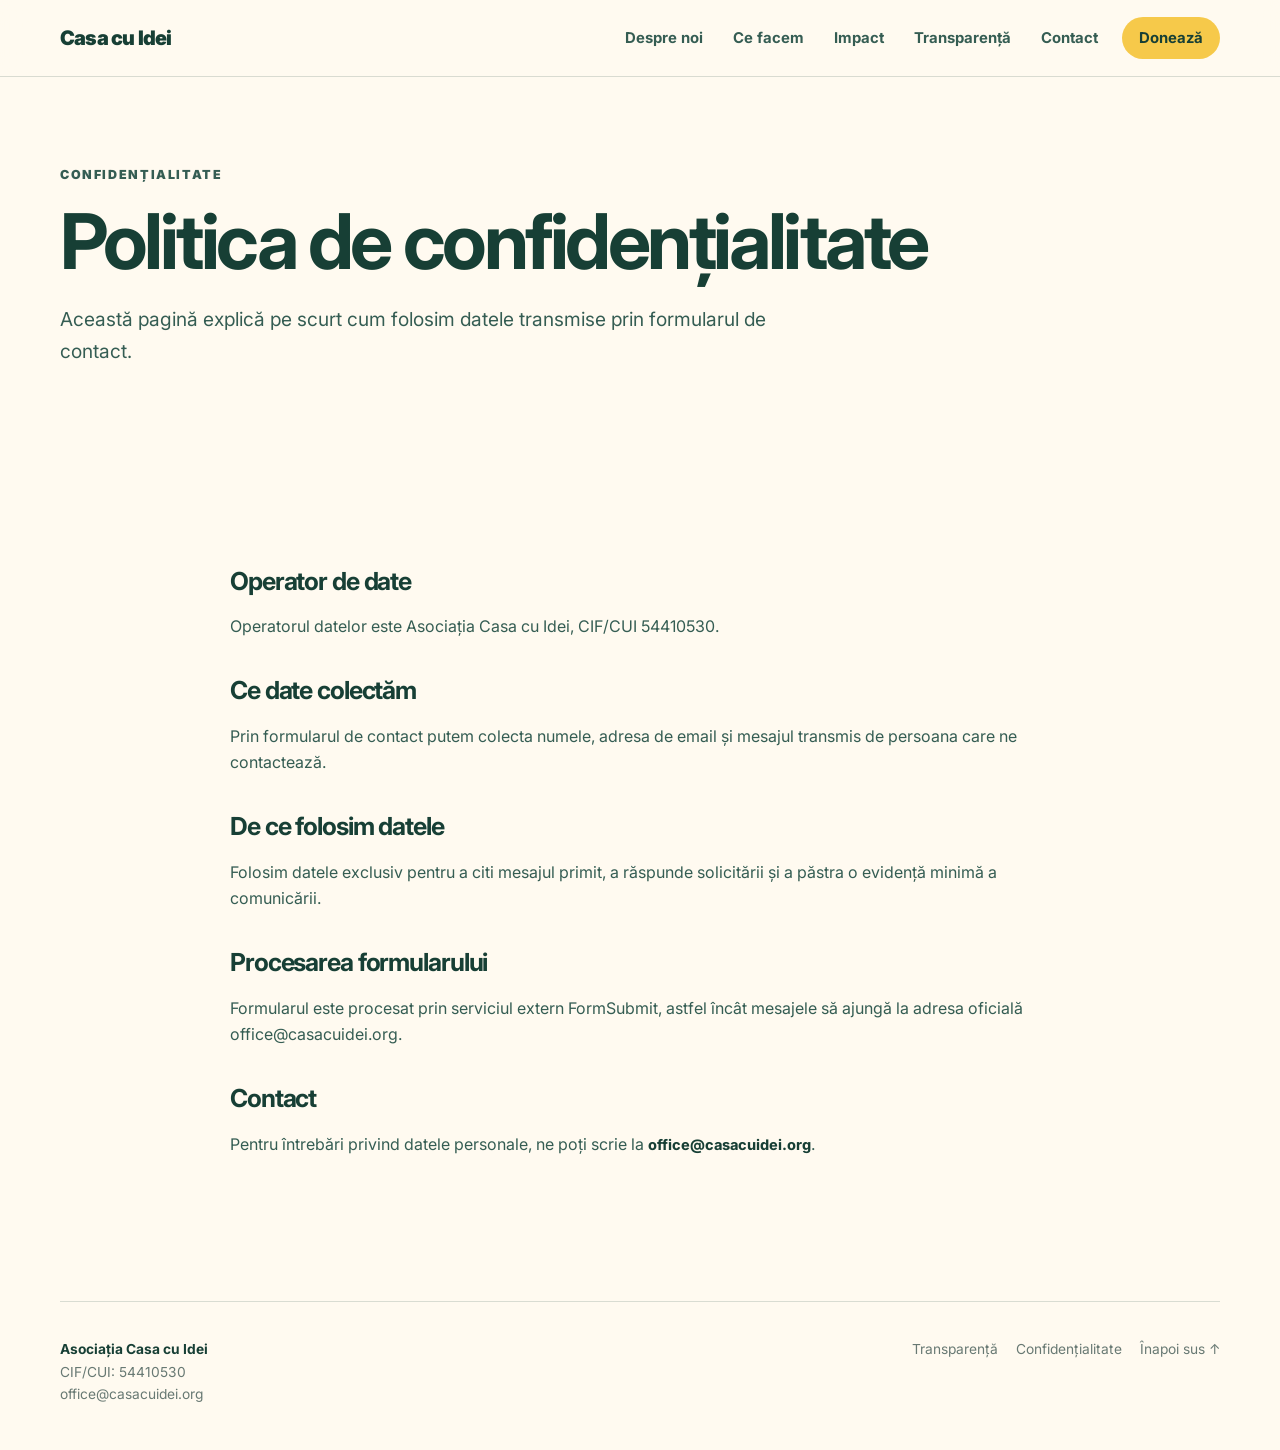
<file: politica-confidentialitate.html>
<!DOCTYPE html>
<html lang="ro">
<head>
  <meta charset="UTF-8" />
  <meta name="viewport" content="width=device-width, initial-scale=1.0" />
  <meta name="description" content="Politica de confidențialitate a Asociației Casa cu Idei pentru datele transmise prin formularul de contact." />
  <meta name="theme-color" content="#173f35" />
  <meta property="og:type" content="website" />
  <meta property="og:locale" content="ro_RO" />
  <meta property="og:title" content="Politica de confidențialitate | Casa cu Idei" />
  <meta property="og:image" content="https://casacuidei.org/social-preview.png" />
  <title>Politica de confidențialitate | Casa cu Idei</title>
  <link rel="icon" href="favicon.svg" type="image/svg+xml" />
  <link rel="preconnect" href="https://fonts.googleapis.com" />
  <link rel="preconnect" href="https://fonts.gstatic.com" crossorigin />
  <link href="https://fonts.googleapis.com/css2?family=Inter:wght@400;500;600;700;800;900&display=swap" rel="stylesheet" />
  <link rel="stylesheet" href="style.css" />
  <script src="script.js" defer></script>
</head>
<body>
  <header class="site-header">
    <nav class="navbar" aria-label="Navigare principală">
      <a class="brand" href="index.html"><span>Casa cu Idei</span></a>
      <button class="menu-toggle" type="button" aria-label="Deschide meniul" aria-controls="main-menu" aria-expanded="false"><span></span></button>
      <div class="nav-links" id="main-menu">
        <a href="despre-noi.html">Despre noi</a>
        <a href="ce-facem.html">Ce facem</a>
        <a href="impact.html">Impact</a>
        <a href="transparenta.html">Transparență</a>
        <a href="contact.html">Contact</a>
        <a class="donate-nav" href="https://donate.stripe.com/aFa5kCbCO9TQ0difOL2Fa00" target="_blank" rel="noopener noreferrer">Donează</a>
      </div>
    </nav>
  </header>

  <main>
    <section class="page-title compact" id="top">
      <p class="section-kicker">Confidențialitate</p>
      <h1>Politica de confidențialitate</h1>
      <p>Această pagină explică pe scurt cum folosim datele transmise prin formularul de contact.</p>
    </section>

    <section class="section policy-content">
      <h2>Operator de date</h2>
      <p>Operatorul datelor este Asociația Casa cu Idei, CIF/CUI 54410530.</p>
      <h2>Ce date colectăm</h2>
      <p>Prin formularul de contact putem colecta numele, adresa de email și mesajul transmis de persoana care ne contactează.</p>
      <h2>De ce folosim datele</h2>
      <p>Folosim datele exclusiv pentru a citi mesajul primit, a răspunde solicitării și a păstra o evidență minimă a comunicării.</p>
      <h2>Procesarea formularului</h2>
      <p>Formularul este procesat prin serviciul extern FormSubmit, astfel încât mesajele să ajungă la adresa oficială office@casacuidei.org.</p>
      <h2>Contact</h2>
      <p>Pentru întrebări privind datele personale, ne poți scrie la <a class="email-link" href="mailto:office@casacuidei.org">office@casacuidei.org</a>.</p>
    </section>
  </main>

  <footer class="footer">
    <div><strong>Asociația Casa cu Idei</strong><br />CIF/CUI: 54410530<br /><a href="mailto:office@casacuidei.org">office@casacuidei.org</a></div>
    <div class="footer-links"><a href="transparenta.html">Transparență</a><a href="politica-confidentialitate.html">Confidențialitate</a><a href="#top">Înapoi sus ↑</a></div>
  </footer>
</body>
</html>
</file>
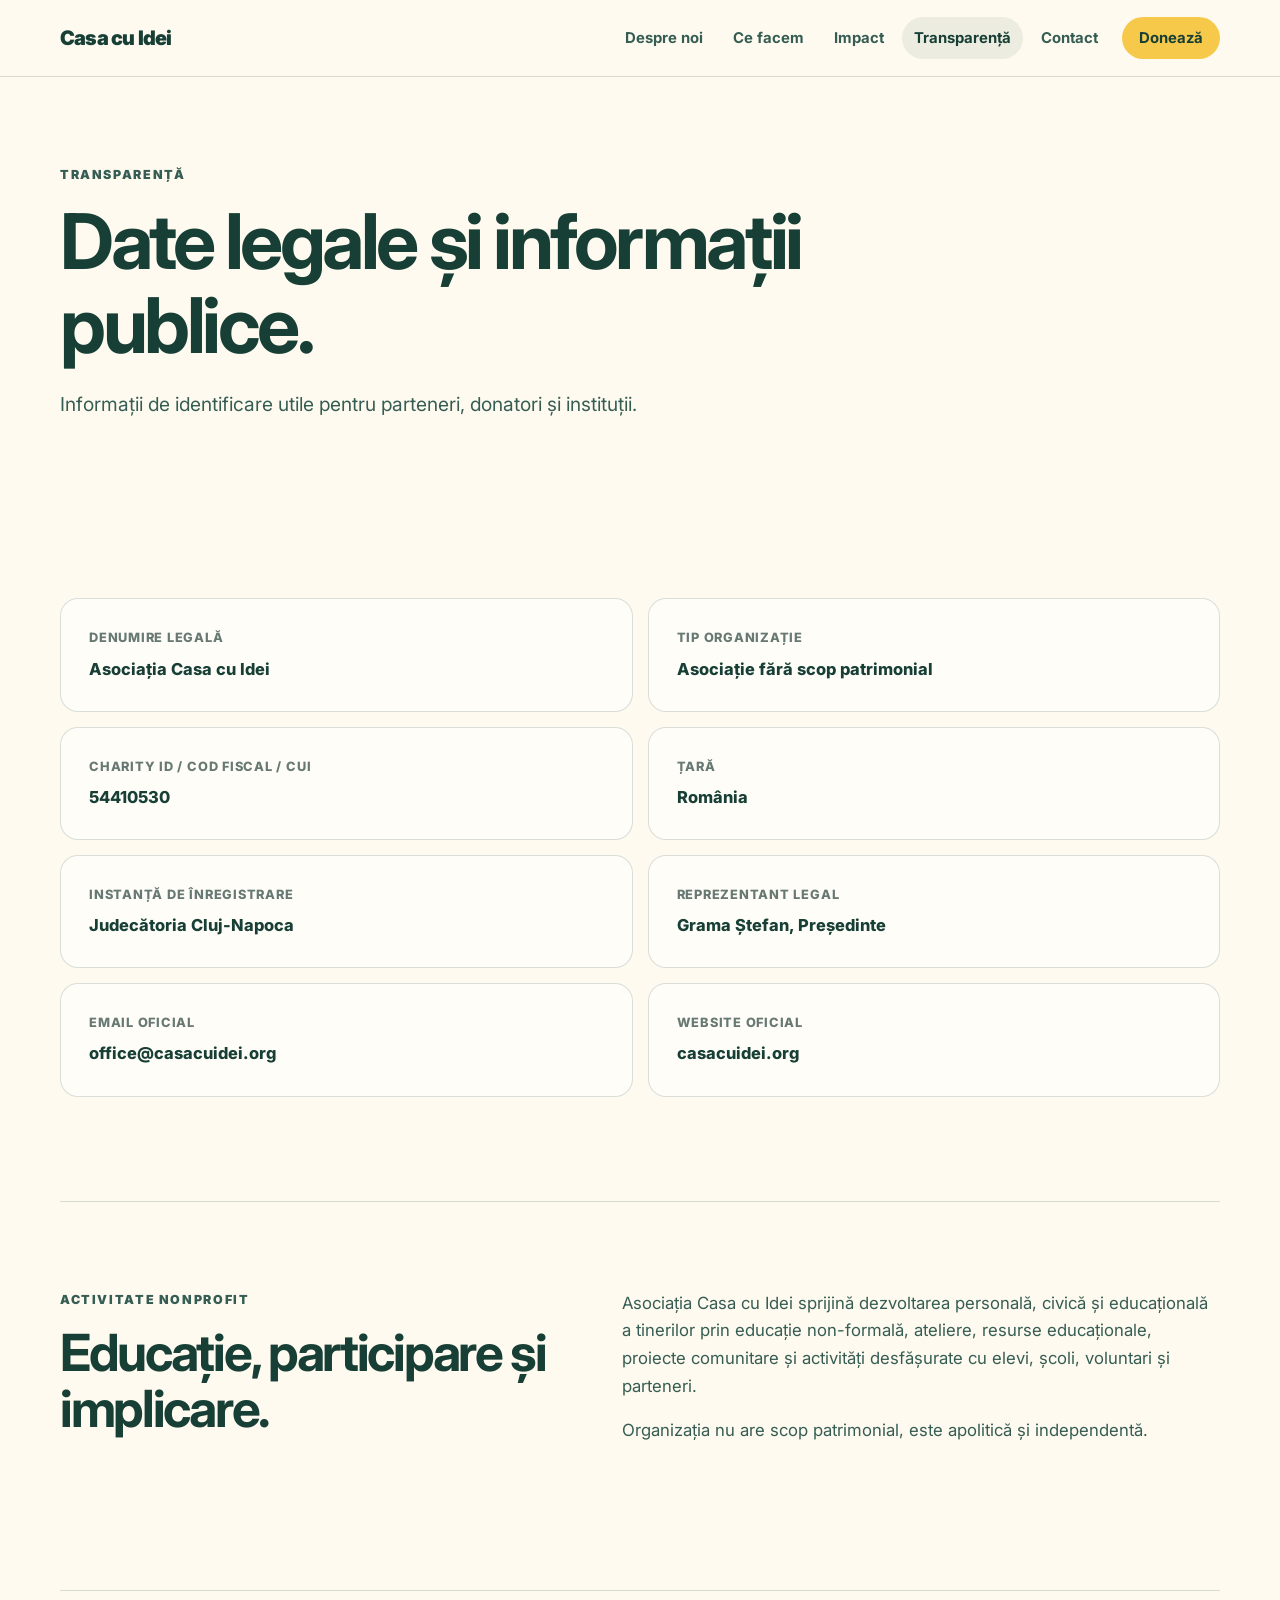
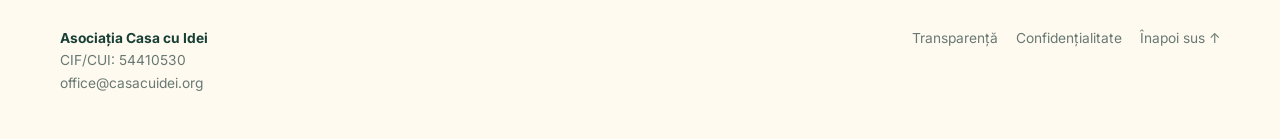
<file: transparenta.html>
<!DOCTYPE html>
<html lang="ro">
<head>
  <meta charset="UTF-8" />
  <meta name="viewport" content="width=device-width, initial-scale=1.0" />
  <meta name="description" content="Datele legale și informațiile publice ale Asociației Casa cu Idei." />
  <meta name="theme-color" content="#173f35" />
  <meta property="og:type" content="website" />
  <meta property="og:locale" content="ro_RO" />
  <meta property="og:title" content="Transparență | Casa cu Idei" />
  <meta property="og:description" content="Date de identificare și informații publice despre Asociația Casa cu Idei." />
  <meta property="og:image" content="https://casacuidei.org/social-preview.png" />
  <title>Transparență | Casa cu Idei</title>
  <link rel="icon" href="favicon.svg" type="image/svg+xml" />
  <link rel="preconnect" href="https://fonts.googleapis.com" />
  <link rel="preconnect" href="https://fonts.gstatic.com" crossorigin />
  <link href="https://fonts.googleapis.com/css2?family=Inter:wght@400;500;600;700;800;900&display=swap" rel="stylesheet" />
  <link rel="stylesheet" href="style.css" />
  <script src="script.js" defer></script>
</head>
<body>
  <header class="site-header">
    <nav class="navbar" aria-label="Navigare principală">
      <a class="brand" href="index.html"><span>Casa cu Idei</span></a>
      <button class="menu-toggle" type="button" aria-label="Deschide meniul" aria-controls="main-menu" aria-expanded="false"><span></span></button>
      <div class="nav-links" id="main-menu">
        <a href="despre-noi.html">Despre noi</a>
        <a href="ce-facem.html">Ce facem</a>
        <a href="impact.html">Impact</a>
        <a class="active" aria-current="page" href="transparenta.html">Transparență</a>
        <a href="contact.html">Contact</a>
        <a class="donate-nav" href="https://donate.stripe.com/aFa5kCbCO9TQ0difOL2Fa00" target="_blank" rel="noopener noreferrer">Donează</a>
      </div>
    </nav>
  </header>

  <main>
    <section class="page-title compact" id="top">
      <p class="section-kicker">Transparență</p>
      <h1>Date legale și informații publice.</h1>
      <p>Informații de identificare utile pentru parteneri, donatori și instituții.</p>
    </section>

    <section class="section">
      <dl class="legal-grid">
        <div class="legal-card"><dt>Denumire legală</dt><dd>Asociația Casa cu Idei</dd></div>
        <div class="legal-card"><dt>Tip organizație</dt><dd>Asociație fără scop patrimonial</dd></div>
        <div class="legal-card"><dt>Charity ID / Cod fiscal / CUI</dt><dd>54410530</dd></div>
        <div class="legal-card"><dt>Țară</dt><dd>România</dd></div>
        <div class="legal-card"><dt>Instanță de înregistrare</dt><dd>Judecătoria Cluj-Napoca</dd></div>
        <div class="legal-card"><dt>Reprezentant legal</dt><dd>Grama Ștefan, Președinte</dd></div>
        <div class="legal-card"><dt>Email oficial</dt><dd><a href="mailto:office@casacuidei.org">office@casacuidei.org</a></dd></div>
        <div class="legal-card"><dt>Website oficial</dt><dd><a href="https://casacuidei.org">casacuidei.org</a></dd></div>
      </dl>
    </section>

    <section class="section two-column">
      <div>
        <p class="section-kicker">Activitate nonprofit</p>
        <h2>Educație, participare și implicare.</h2>
      </div>
      <div class="body-copy">
        <p>Asociația Casa cu Idei sprijină dezvoltarea personală, civică și educațională a tinerilor prin educație non-formală, ateliere, resurse educaționale, proiecte comunitare și activități desfășurate cu elevi, școli, voluntari și parteneri.</p>
        <p>Organizația nu are scop patrimonial, este apolitică și independentă.</p>
      </div>
    </section>
  </main>

  <footer class="footer">
    <div><strong>Asociația Casa cu Idei</strong><br />CIF/CUI: 54410530<br /><a href="mailto:office@casacuidei.org">office@casacuidei.org</a></div>
    <div class="footer-links"><a href="transparenta.html">Transparență</a><a href="politica-confidentialitate.html">Confidențialitate</a><a href="#top">Înapoi sus ↑</a></div>
  </footer>
</body>
</html>
</file>
<file: style.css>
:root {
  --ink: #173f35;
  --ink-soft: #355d53;
  --paper: #fffaf0;
  --paper-deep: #f5eddd;
  --white: #ffffff;
  --accent: #f6c94a;
  --accent-dark: #e5b831;
  --line: rgba(23, 63, 53, 0.16);
  --muted: #687973;
  --shadow: 0 18px 50px rgba(23, 63, 53, 0.10);
  --radius-lg: 28px;
  --radius-md: 18px;
  --radius-sm: 12px;
  --max: 1160px;
}

* {
  box-sizing: border-box;
}

html {
  scroll-behavior: smooth;
}

body {
  margin: 0;
  color: var(--ink);
  background: var(--paper);
  font-family: Inter, system-ui, -apple-system, BlinkMacSystemFont, "Segoe UI", sans-serif;
  font-size: 16px;
  line-height: 1.65;
  -webkit-font-smoothing: antialiased;
}

body.menu-open {
  overflow: hidden;
}

img,
svg {
  display: block;
  max-width: 100%;
}

a {
  color: inherit;
  text-decoration: none;
}

a:focus-visible,
button:focus-visible,
input:focus-visible,
textarea:focus-visible {
  outline: 3px solid rgba(246, 201, 74, 0.65);
  outline-offset: 3px;
}

.site-header {
  position: sticky;
  top: 0;
  z-index: 50;
  border-bottom: 1px solid var(--line);
  background: rgba(255, 250, 240, 0.94);
  backdrop-filter: blur(14px);
}

.navbar {
  width: min(calc(100% - 40px), var(--max));
  min-height: 76px;
  margin: 0 auto;
  display: flex;
  align-items: center;
  justify-content: space-between;
  gap: 24px;
}

.brand {
  display: inline-flex;
  align-items: center;
  gap: 10px;
  font-weight: 900;
  letter-spacing: -0.04em;
  font-size: 1.25rem;
  white-space: nowrap;
}

.nav-links {
  display: flex;
  align-items: center;
  gap: 6px;
}

.nav-links a {
  padding: 9px 12px;
  border-radius: 999px;
  color: var(--ink-soft);
  font-size: 0.93rem;
  font-weight: 700;
  transition: background 160ms ease, color 160ms ease, transform 160ms ease;
}

.nav-links a:hover,
.nav-links a.active {
  background: rgba(23, 63, 53, 0.08);
  color: var(--ink);
}

.nav-links .donate-nav {
  margin-left: 6px;
  padding-inline: 17px;
  background: var(--accent);
  color: var(--ink);
}

.nav-links .donate-nav:hover {
  background: var(--accent-dark);
  transform: translateY(-1px);
}

.menu-toggle {
  display: none;
  width: 44px;
  height: 44px;
  border: 1px solid var(--line);
  border-radius: 13px;
  background: var(--white);
  color: var(--ink);
  cursor: pointer;
  align-items: center;
  justify-content: center;
}

.menu-toggle span,
.menu-toggle::before,
.menu-toggle::after {
  content: "";
  position: absolute;
  width: 20px;
  height: 2px;
  border-radius: 2px;
  background: currentColor;
  transition: transform 180ms ease, opacity 180ms ease;
}

.menu-toggle span { transform: translateY(0); }
.menu-toggle::before { transform: translateY(-6px); }
.menu-toggle::after { transform: translateY(6px); }
.menu-toggle[aria-expanded="true"] span { opacity: 0; }
.menu-toggle[aria-expanded="true"]::before { transform: rotate(45deg); }
.menu-toggle[aria-expanded="true"]::after { transform: rotate(-45deg); }

main {
  overflow: hidden;
}

.hero,
.page-title,
.section,
.footer {
  width: min(calc(100% - 40px), var(--max));
  margin-inline: auto;
}

.hero {
  min-height: 620px;
  padding: 90px 0 74px;
  display: grid;
  grid-template-columns: minmax(0, 1.12fr) minmax(330px, 0.88fr);
  align-items: center;
  gap: 72px;
}

.eyebrow,
.section-kicker {
  margin: 0 0 14px;
  color: var(--ink-soft);
  font-size: 0.78rem;
  font-weight: 900;
  letter-spacing: 0.13em;
  text-transform: uppercase;
}

h1,
h2,
h3,
p {
  margin-top: 0;
}

h1,
h2,
h3 {
  line-height: 1.1;
  letter-spacing: -0.045em;
}

h1 {
  margin-bottom: 25px;
  font-size: clamp(3.2rem, 7vw, 5.7rem);
  max-width: 900px;
}

h2 {
  margin-bottom: 18px;
  font-size: clamp(2rem, 4vw, 3.2rem);
}

h3 {
  margin-bottom: 10px;
  font-size: 1.28rem;
}

.hero-text,
.page-title > p:last-child,
.section-heading > p:last-child,
.lead {
  max-width: 720px;
  color: var(--ink-soft);
  font-size: clamp(1.04rem, 1.7vw, 1.2rem);
}

.hero-actions,
.inline-actions {
  margin-top: 34px;
  display: flex;
  flex-wrap: wrap;
  gap: 12px;
}

.button,
.contact-form button {
  min-height: 48px;
  padding: 12px 21px;
  border: 0;
  border-radius: 999px;
  display: inline-flex;
  align-items: center;
  justify-content: center;
  font: inherit;
  font-weight: 850;
  cursor: pointer;
  transition: transform 160ms ease, box-shadow 160ms ease, background 160ms ease;
}

.button:hover,
.contact-form button:hover {
  transform: translateY(-2px);
  box-shadow: 0 10px 28px rgba(23, 63, 53, 0.15);
}

.button.primary,
.contact-form button {
  background: var(--ink);
  color: var(--white);
}

.button.accent {
  background: var(--accent);
  color: var(--ink);
}

.button.ghost {
  border: 1px solid var(--line);
  background: transparent;
  color: var(--ink);
}

.hero-visual {
  position: relative;
  min-height: 430px;
  border-radius: var(--radius-lg);
  overflow: hidden;
  background: var(--ink);
  box-shadow: var(--shadow);
  isolation: isolate;
}

.hero-visual::before,
.hero-visual::after {
  content: "";
  position: absolute;
  border-radius: 50%;
  z-index: -1;
}

.hero-visual::before {
  width: 310px;
  height: 310px;
  right: -80px;
  top: -70px;
  background: var(--accent);
}

.hero-visual::after {
  width: 230px;
  height: 230px;
  left: -100px;
  bottom: -80px;
  border: 52px solid rgba(255, 255, 255, 0.12);
}

.visual-copy {
  position: absolute;
  inset: 42px 42px auto;
  color: var(--white);
}

.visual-copy .label {
  display: block;
  margin-bottom: 12px;
  color: var(--accent);
  font-size: 0.76rem;
  font-weight: 900;
  letter-spacing: 0.12em;
  text-transform: uppercase;
}

.visual-copy h2 {
  max-width: 460px;
  margin-bottom: 12px;
  font-size: clamp(2.1rem, 4.5vw, 3.5rem);
}

.visual-copy p {
  max-width: 420px;
  color: rgba(255, 255, 255, 0.76);
}

.visual-stats {
  position: absolute;
  right: 28px;
  bottom: 28px;
  left: 28px;
  display: grid;
  grid-template-columns: repeat(3, 1fr);
  gap: 10px;
}

.visual-stat {
  min-height: 100px;
  padding: 17px;
  border: 1px solid rgba(255, 255, 255, 0.14);
  border-radius: 15px;
  background: rgba(255, 255, 255, 0.09);
  color: rgba(255, 255, 255, 0.75);
  backdrop-filter: blur(10px);
  font-size: 0.78rem;
  display: flex;
  flex-direction: column;
  justify-content: flex-end;
}

.visual-stat strong {
  display: block;
  color: var(--white);
  font-size: 1.62rem;
  line-height: 1.1;
  letter-spacing: -0.04em;
}

.section {
  padding: 88px 0;
}

.section + .section {
  border-top: 1px solid var(--line);
}

.section-heading {
  max-width: 760px;
  margin-bottom: 38px;
}

.section-heading.center {
  margin-inline: auto;
  text-align: center;
}

.two-column {
  display: grid;
  grid-template-columns: minmax(0, 0.9fr) minmax(0, 1.1fr);
  gap: 72px;
  align-items: start;
}

.two-column .body-copy {
  max-width: 650px;
  color: var(--ink-soft);
  font-size: 1.05rem;
}

.cards-grid {
  display: grid;
  gap: 18px;
}

.cards-grid.three {
  grid-template-columns: repeat(3, 1fr);
}

.cards-grid.four {
  grid-template-columns: repeat(4, 1fr);
}

.info-card,
.person-card,
.metric-card,
.legal-card,
.contact-card,
.contact-form,
.callout {
  border: 1px solid var(--line);
  border-radius: var(--radius-md);
  background: rgba(255, 255, 255, 0.54);
}

.info-card,
.person-card,
.metric-card,
.legal-card {
  padding: 28px;
}

.info-card .number {
  display: inline-grid;
  width: 38px;
  height: 38px;
  margin-bottom: 42px;
  border-radius: 50%;
  place-items: center;
  background: var(--accent);
  color: var(--ink);
  font-weight: 900;
  font-size: 0.78rem;
}

.info-card p,
.person-card p,
.metric-card p,
.legal-card p {
  margin-bottom: 0;
  color: var(--muted);
}

.project-strip,
.donation-strip,
.callout {
  padding: 42px;
}

.project-strip,
.donation-strip {
  border-radius: var(--radius-lg);
  display: grid;
  grid-template-columns: minmax(0, 1.3fr) auto;
  align-items: center;
  gap: 40px;
}

.project-strip {
  background: var(--paper-deep);
}

.donation-strip {
  background: var(--ink);
  color: var(--white);
}

.donation-strip .section-kicker {
  color: var(--accent);
}

.donation-strip p:not(.section-kicker) {
  color: rgba(255, 255, 255, 0.73);
}

.page-title {
  padding: 88px 0 55px;
}

.page-title h1 {
  margin-bottom: 20px;
  font-size: clamp(3rem, 6vw, 5rem);
}

.page-title.compact h1 {
  max-width: 900px;
}

.team-grid {
  display: grid;
  grid-template-columns: repeat(2, minmax(0, 1fr));
  gap: 16px;
}

.person-card {
  min-width: 0;
}

.person-role {
  display: block;
  margin: 7px 0 20px;
  color: var(--ink-soft);
  font-weight: 750;
}

.email-link,
.contact-details a,
.contact-person em {
  overflow-wrap: anywhere;
}

.email-link {
  color: var(--ink);
  font-size: 0.91rem;
  font-weight: 750;
}

.email-link:hover {
  text-decoration: underline;
}

.quote {
  max-width: 880px;
  margin: 0;
  padding: 40px 0 10px;
  font-size: clamp(1.65rem, 3.3vw, 2.6rem);
  font-weight: 800;
  line-height: 1.28;
  letter-spacing: -0.035em;
}

.topic-list {
  display: grid;
  grid-template-columns: repeat(2, minmax(0, 1fr));
  gap: 1px;
  overflow: hidden;
  border: 1px solid var(--line);
  border-radius: var(--radius-md);
  background: var(--line);
}

.topic-item {
  padding: 30px;
  background: var(--paper);
}

.topic-item span {
  display: block;
  margin-bottom: 18px;
  color: var(--ink-soft);
  font-weight: 900;
  font-size: 0.8rem;
}

.topic-item p {
  margin-bottom: 0;
  color: var(--muted);
}

.metrics {
  display: grid;
  grid-template-columns: repeat(4, 1fr);
  gap: 14px;
}

.metric-card strong {
  display: block;
  margin-bottom: 9px;
  font-size: clamp(2.2rem, 5vw, 3.8rem);
  line-height: 1;
  letter-spacing: -0.06em;
}

.legal-grid {
  display: grid;
  grid-template-columns: repeat(2, minmax(0, 1fr));
  gap: 15px;
}

.legal-card dt {
  margin-bottom: 7px;
  color: var(--muted);
  font-size: 0.8rem;
  font-weight: 800;
  text-transform: uppercase;
  letter-spacing: 0.06em;
}

.legal-card dd {
  margin: 0;
  font-weight: 780;
  font-size: 1.03rem;
}

.contact-section {
  display: grid;
  grid-template-columns: minmax(0, 0.85fr) minmax(0, 1.15fr);
  gap: 24px;
}

.contact-card,
.contact-form {
  padding: 34px;
}

.contact-details {
  margin: 24px 0 30px;
  padding: 22px 0;
  border-top: 1px solid var(--line);
  border-bottom: 1px solid var(--line);
}

.contact-details a {
  font-size: 1.1rem;
  font-weight: 820;
}

.contact-people {
  display: grid;
  gap: 3px;
}

.contact-person {
  padding: 14px 0;
  border-bottom: 1px solid var(--line);
  display: grid;
  grid-template-columns: 1fr;
}

.contact-person:last-child {
  border-bottom: 0;
}

.contact-person strong,
.contact-person span,
.contact-person em {
  font-style: normal;
}

.contact-person span {
  color: var(--muted);
  font-size: 0.88rem;
}

.contact-person em {
  color: var(--ink-soft);
  font-size: 0.83rem;
}

.contact-form {
  display: grid;
  gap: 18px;
}

.contact-form label {
  display: grid;
  gap: 7px;
  color: var(--ink);
  font-size: 0.9rem;
  font-weight: 800;
}

.contact-form input,
.contact-form textarea {
  width: 100%;
  padding: 14px 15px;
  border: 1px solid var(--line);
  border-radius: 12px;
  background: var(--white);
  color: var(--ink);
  font: inherit;
}

.contact-form textarea {
  resize: vertical;
  min-height: 150px;
}

.checkbox-label {
  grid-template-columns: auto 1fr !important;
  align-items: start;
  gap: 10px !important;
  color: var(--muted) !important;
  font-size: 0.82rem !important;
  font-weight: 600 !important;
}

.checkbox-label input {
  width: 18px;
  height: 18px;
  margin-top: 2px;
  padding: 0;
}

.checkbox-label a {
  text-decoration: underline;
}

.hidden-field {
  position: absolute;
  left: -9999px;
}

.policy-content {
  max-width: 820px;
}

.policy-content h2 {
  margin-top: 38px;
  font-size: 1.55rem;
}

.policy-content p {
  color: var(--ink-soft);
}

.thanks-card {
  max-width: 740px;
  margin: 80px auto 110px;
  padding: 52px;
  border-radius: var(--radius-lg);
  background: var(--ink);
  color: var(--white);
  text-align: center;
}

.thanks-card .section-kicker {
  color: var(--accent);
}

.thanks-card p {
  color: rgba(255, 255, 255, 0.74);
}

.footer {
  margin-top: 40px;
  padding: 36px 0 44px;
  border-top: 1px solid var(--line);
  display: flex;
  align-items: flex-start;
  justify-content: space-between;
  gap: 32px;
  color: var(--muted);
  font-size: 0.86rem;
}

.footer strong {
  color: var(--ink);
}

.footer-links {
  display: flex;
  flex-wrap: wrap;
  justify-content: flex-end;
  gap: 18px;
}

.footer a:hover {
  color: var(--ink);
  text-decoration: underline;
}

@media (max-width: 1020px) {
  .hero {
    grid-template-columns: 1fr;
    gap: 44px;
  }

  .hero-visual {
    min-height: 400px;
  }

  .cards-grid.four,
  .metrics {
    grid-template-columns: repeat(2, 1fr);
  }
}

@media (max-width: 900px) {
  .navbar {
    min-height: 70px;
  }

  .menu-toggle {
    position: relative;
    display: inline-flex;
    flex: 0 0 auto;
  }

  .nav-links {
    position: fixed;
    inset: 71px 0 0;
    max-height: calc(100vh - 71px);
    padding: 18px 20px 28px;
    border-bottom: 1px solid var(--line);
    background: var(--paper);
    flex-direction: column;
    align-items: stretch;
    gap: 4px;
    overflow-y: auto;
    opacity: 0;
    visibility: hidden;
    transform: translateY(-12px);
    transition: opacity 180ms ease, transform 180ms ease, visibility 180ms ease;
  }

  .nav-links.is-open {
    opacity: 1;
    visibility: visible;
    transform: translateY(0);
  }

  .nav-links a {
    padding: 14px 12px;
    border-radius: 12px;
    font-size: 1.03rem;
  }

  .nav-links .donate-nav {
    margin: 8px 0 0;
    text-align: center;
  }

  .two-column,
  .contact-section {
    grid-template-columns: 1fr;
    gap: 36px;
  }

  .project-strip,
  .donation-strip {
    grid-template-columns: 1fr;
    justify-items: start;
  }
}

@media (max-width: 720px) {
  .navbar,
  .hero,
  .page-title,
  .section,
  .footer {
    width: min(calc(100% - 28px), var(--max));
  }

  .hero {
    min-height: auto;
    padding: 64px 0 54px;
  }

  h1 {
    font-size: clamp(2.65rem, 13vw, 4rem);
  }

  .page-title {
    padding-top: 64px;
  }

  .page-title h1 {
    font-size: clamp(2.6rem, 12vw, 4rem);
  }

  .section {
    padding: 64px 0;
  }

  .hero-visual {
    min-height: 500px;
  }

  .visual-copy {
    inset: 32px 26px auto;
  }

  .visual-stats {
    grid-template-columns: 1fr;
  }

  .visual-stat {
    min-height: auto;
  }

  .cards-grid.three,
  .cards-grid.four,
  .team-grid,
  .topic-list,
  .metrics,
  .legal-grid {
    grid-template-columns: 1fr;
  }

  .project-strip,
  .donation-strip,
  .callout,
  .thanks-card {
    padding: 30px;
  }

  .footer {
    flex-direction: column;
  }

  .footer-links {
    justify-content: flex-start;
  }
}

@media (prefers-reduced-motion: reduce) {
  html { scroll-behavior: auto; }
  *, *::before, *::after { transition: none !important; }
}
</file>
